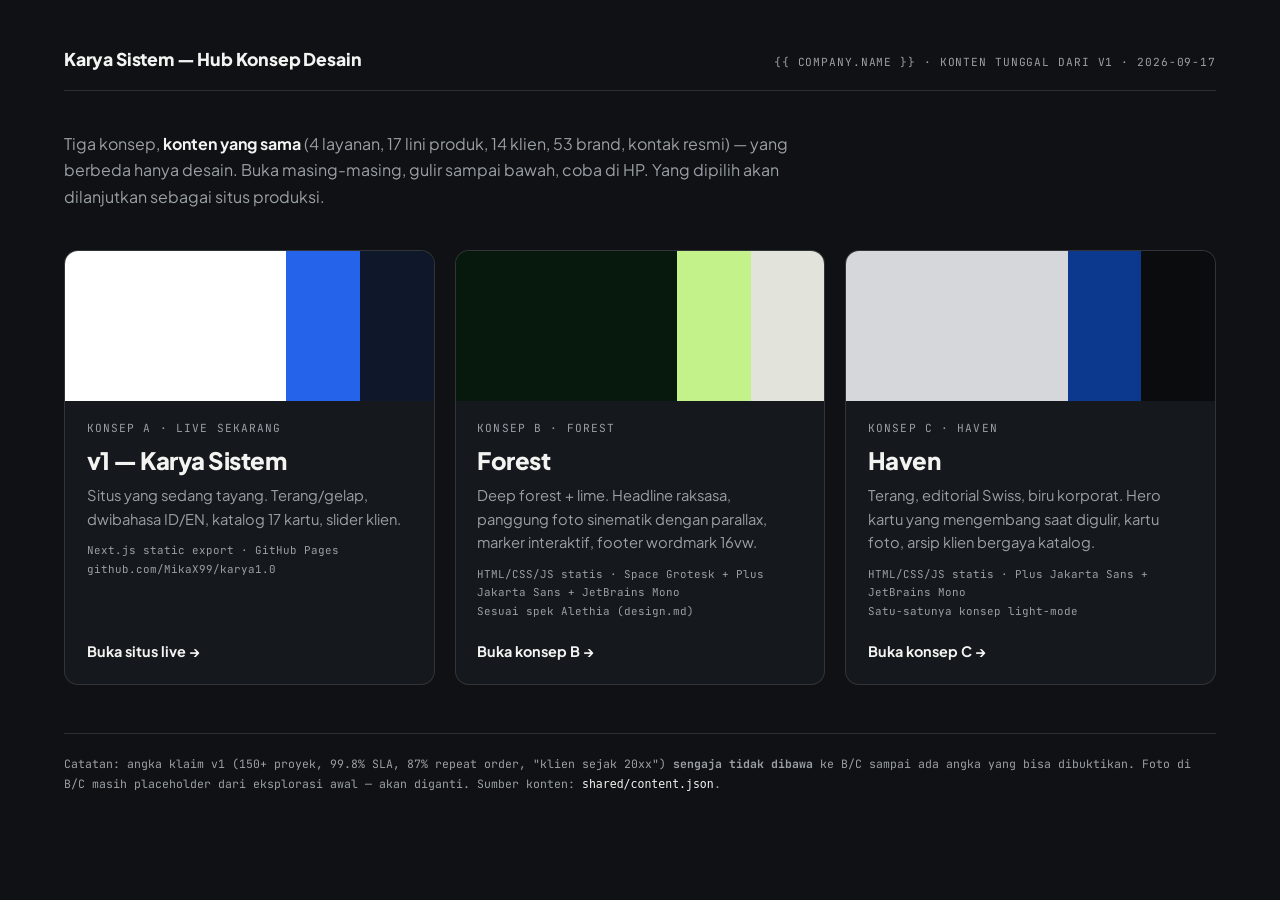
<file: src/hub/index.html>
<!DOCTYPE html>
<html lang="id">
<head>
  <meta charset="UTF-8">
  <meta name="viewport" content="width=device-width, initial-scale=1.0">
  <title>Karya Sistem — Hub Konsep Desain | Solusi &amp; Integrasi IT Enterprise</title>
  <meta name="description" content="Hub eksplorasi konsep desain situs resmi Karya Sistem (PT. Karya Sistem Teknologi). Eksplorasi Konsep A (v1 Live), Konsep B (Forest), dan Konsep C (Haven).">
  <meta name="keywords" content="Karya Sistem, PT Karya Sistem Teknologi, IT Solution Provider, System Integrator, Enterprise Hardware, Networking, Jakarta Timur">
  <meta name="author" content="PT. Karya Sistem Teknologi">
  <meta name="robots" content="index, follow, max-image-preview:large, max-snippet:-1, max-video-preview:-1">
  <link rel="canonical" href="https://mikax99.github.io/karya-konsep/">

  <!-- Favicon -->
  <link rel="icon" type="image/x-icon" href="shared/assets/favicon.ico">
  <link rel="icon" type="image/png" sizes="32x32" href="shared/assets/kst-light.png">

  <!-- Open Graph / Facebook -->
  <meta property="og:type" content="website">
  <meta property="og:site_name" content="Karya Sistem">
  <meta property="og:title" content="Karya Sistem — Hub Konsep Desain | Solusi &amp; Integrasi IT">
  <meta property="og:description" content="Hub eksplorasi konsep desain situs resmi Karya Sistem (PT. Karya Sistem Teknologi). Eksplorasi Konsep A (v1 Live), Konsep B (Forest), dan Konsep C (Haven).">
  <meta property="og:url" content="https://mikax99.github.io/karya-konsep/">
  <meta property="og:image" content="https://mikax99.github.io/karya-konsep/shared/assets/kst-light.png">
  <meta property="og:locale" content="id_ID">

  <!-- Twitter Card -->
  <meta name="twitter:card" content="summary_large_image">
  <meta name="twitter:title" content="Karya Sistem — Hub Konsep Desain | Solusi &amp; Integrasi IT">
  <meta name="twitter:description" content="Hub eksplorasi konsep desain situs resmi Karya Sistem (PT. Karya Sistem Teknologi). Eksplorasi Konsep A (v1 Live), Konsep B (Forest), dan Konsep C (Haven).">
  <meta name="twitter:image" content="https://mikax99.github.io/karya-konsep/shared/assets/kst-light.png">

  <!-- Structured Data JSON-LD -->
  <script type="application/ld+json">
  {
    "@context": "https://schema.org",
    "@type": "WebSite",
    "name": "Karya Sistem — Hub Konsep Desain",
    "alternateName": "Karya Sistem",
    "url": "https://mikax99.github.io/karya-konsep/",
    "description": "Hub eksplorasi konsep desain situs resmi Karya Sistem (PT. Karya Sistem Teknologi).",
    "publisher": {
      "@type": "Organization",
      "name": "PT. Karya Sistem Teknologi",
      "logo": {
        "@type": "ImageObject",
        "url": "https://mikax99.github.io/karya-konsep/shared/assets/kst-light.png"
      }
    }
  }
  </script>

  <link rel="preconnect" href="https://fonts.googleapis.com">
  <link rel="preconnect" href="https://fonts.gstatic.com" crossorigin>
  <link href="https://fonts.googleapis.com/css2?family=JetBrains+Mono:wght@400;600&family=Plus+Jakarta+Sans:wght@400;500;700;800&display=swap" rel="stylesheet">
  <style>
    :root {
      --bg: #0f1114; --fg: #f3f4f1; --muted: #9aa0a6; --line: rgba(255,255,255,0.12);
      --font: 'Plus Jakarta Sans', system-ui, sans-serif; --mono: 'JetBrains Mono', monospace;
    }
    * { box-sizing: border-box; }
    body { margin: 0; background: var(--bg); color: var(--fg); font-family: var(--font); padding: clamp(1.25rem, 4vw, 3rem) clamp(1rem, 5vw, 4rem) 4rem; }
    header { display: flex; justify-content: space-between; align-items: baseline; gap: 1rem; flex-wrap: wrap; border-bottom: 1px solid var(--line); padding-bottom: 1.25rem; margin-bottom: 2.5rem; }
    header h1 { font-size: 1.1rem; font-weight: 800; margin: 0; letter-spacing: -0.01em; }
    header span { font-family: var(--mono); font-size: 0.7rem; color: var(--muted); letter-spacing: 0.08em; text-transform: uppercase; }
    .intro { max-width: 62ch; color: var(--muted); font-size: 1rem; line-height: 1.65; margin: 0 0 2.5rem; }
    .intro strong { color: var(--fg); }
    .grid { display: grid; grid-template-columns: repeat(auto-fit, minmax(280px, 1fr)); gap: 1.25rem; }
    .card { display: flex; flex-direction: column; text-decoration: none; color: inherit; border: 1px solid var(--line); border-radius: 14px; overflow: hidden; background: #15181c; transition: transform 0.25s cubic-bezier(0.16,1,0.3,1), border-color 0.25s; }
    .card:hover { transform: translateY(-4px); border-color: rgba(255,255,255,0.35); }
    .swatch { height: 150px; display: grid; grid-template-columns: 3fr 1fr 1fr; }
    .swatch i { display: block; }
    .body { padding: 1.25rem 1.35rem 1.5rem; display: flex; flex-direction: column; gap: 0.6rem; flex: 1; }
    .k { font-family: var(--mono); font-size: 0.7rem; letter-spacing: 0.1em; color: var(--muted); }
    .card h2 { margin: 0; font-size: 1.5rem; font-weight: 800; letter-spacing: -0.02em; }
    .card p { margin: 0; color: var(--muted); font-size: 0.92rem; line-height: 1.6; }
    .meta { font-family: var(--mono); font-size: 0.68rem; color: var(--muted); line-height: 1.7; }
    .go { margin-top: auto; padding-top: 0.75rem; font-weight: 700; font-size: 0.9rem; }
    .go::after { content: " →"; }
    .note { margin-top: 3rem; border-top: 1px solid var(--line); padding-top: 1.25rem; font-family: var(--mono); font-size: 0.72rem; color: var(--muted); line-height: 1.8; }
    .note code { color: var(--fg); }
  </style>
</head>
<body>
  <header>
    <h1>Karya Sistem — Hub Konsep Desain</h1>
    <span>{{ company.name }} · konten tunggal dari v1 · 2026-09-17</span>
  </header>

  <p class="intro">
    Tiga konsep, <strong>konten yang sama</strong> (4 layanan, 17 lini produk, 14 klien, 53 brand, kontak resmi) — yang berbeda hanya desain.
    Buka masing-masing, gulir sampai bawah, coba di HP. Yang dipilih akan dilanjutkan sebagai situs produksi.
  </p>

  <div class="grid">
    <a class="card" href="https://mikax99.github.io/karya1.0/" target="_blank" rel="noopener noreferrer">
      <div class="swatch"><i style="background:#ffffff"></i><i style="background:#2563eb"></i><i style="background:#0f172a"></i></div>
      <div class="body">
        <span class="k">KONSEP A · LIVE SEKARANG</span>
        <h2>v1 — Karya Sistem</h2>
        <p>Situs yang sedang tayang. Terang/gelap, dwibahasa ID/EN, katalog 17 kartu, slider klien.</p>
        <span class="meta">Next.js static export · GitHub Pages<br>github.com/MikaX99/karya1.0</span>
        <span class="go">Buka situs live</span>
      </div>
    </a>

    <a class="card" href="b-forest/">
      <div class="swatch"><i style="background:#07180C"></i><i style="background:#C4F28A"></i><i style="background:#E2E4DC"></i></div>
      <div class="body">
        <span class="k">KONSEP B · FOREST</span>
        <h2>Forest</h2>
        <p>Deep forest + lime. Headline raksasa, panggung foto sinematik dengan parallax, marker interaktif, footer wordmark 16vw.</p>
        <span class="meta">HTML/CSS/JS statis · Space Grotesk + Plus Jakarta Sans + JetBrains Mono<br>Sesuai spek Alethia (design.md)</span>
        <span class="go">Buka konsep B</span>
      </div>
    </a>

    <a class="card" href="c-haven/">
      <div class="swatch"><i style="background:#D5D7DA"></i><i style="background:#0C388D"></i><i style="background:#0A0C0E"></i></div>
      <div class="body">
        <span class="k">KONSEP C · HAVEN</span>
        <h2>Haven</h2>
        <p>Terang, editorial Swiss, biru korporat. Hero kartu yang mengembang saat digulir, kartu foto, arsip klien bergaya katalog.</p>
        <span class="meta">HTML/CSS/JS statis · Plus Jakarta Sans + JetBrains Mono<br>Satu-satunya konsep light-mode</span>
        <span class="go">Buka konsep C</span>
      </div>
    </a>
  </div>

  <p class="note">
    Catatan: angka klaim v1 (150+ proyek, 99.8% SLA, 87% repeat order, "klien sejak 20xx") <strong>sengaja tidak dibawa</strong> ke B/C sampai ada angka yang bisa dibuktikan.
    Foto di B/C masih placeholder dari eksplorasi awal — akan diganti. Sumber konten: <code>shared/content.json</code>.
  </p>
</body>
</html>
</file>
